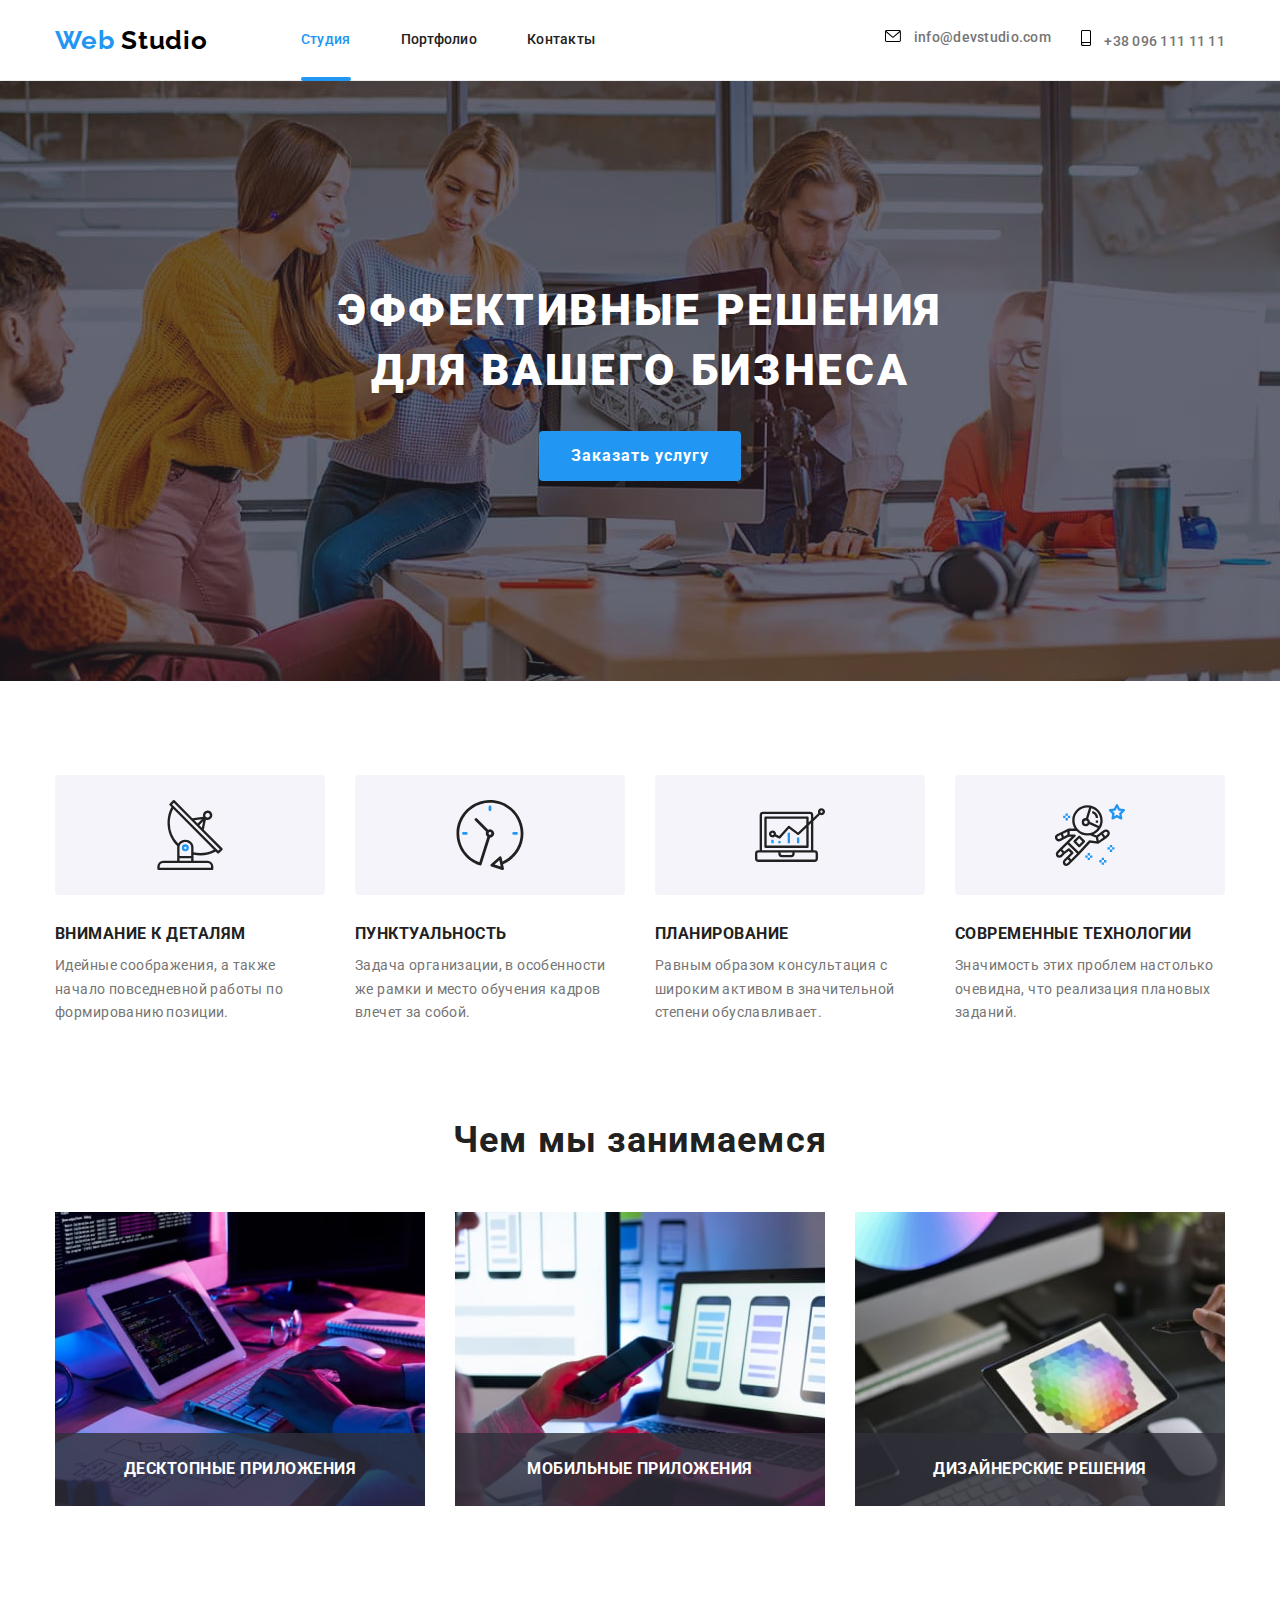
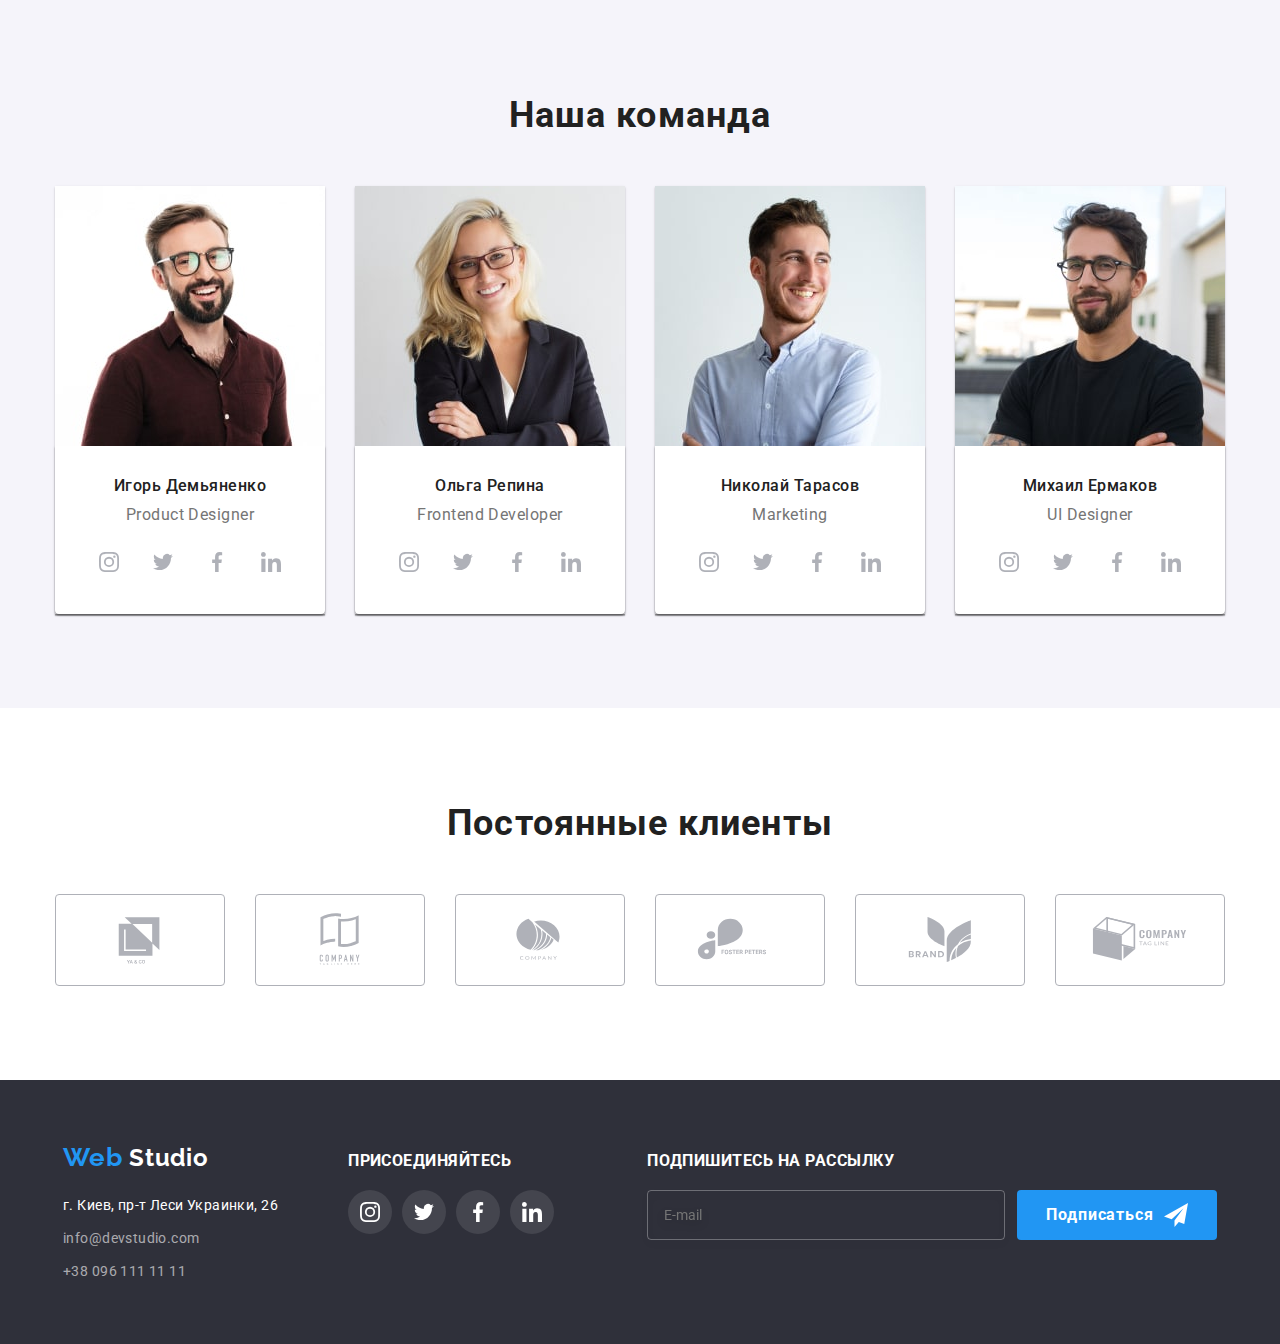
<file: index.html>
<!DOCTYPE html>
<html lang="ru">
<head>
    <meta charset="UTF-8">
    <meta http-equiv="X-UA-Compatible" content="IE=edge">
    <meta name="viewport" content="width=device-width, initial-scale=1.0">
    <title>Web Studio</title>
    <link href="https://fonts.googleapis.com/css2?family=Raleway:wght@700&family=Roboto:wght@400;500;700;900&display=swap" rel="stylesheet">
    <link rel="stylesheet" href="https://cdnjs.cloudflare.com/ajax/libs/modern-normalize/1.1.0/modern-normalize.min.css">
    <link rel="stylesheet" href="./css/main.min.css">
</head>
<body>
    <header class="header">
        <nav class="header-nav container">
            <a href="./index.html" class="logo">
                Web
                <span class="logo header__logo">Studio</span>
            </a>
            
            <ul class="site-nav list">
                <li class="site-nav__item">
                    <a href="./index.html" class="site-nav__link site-nav__link--current">Студия</a>
                </li>
                <li class="site-nav__item">
                    <a href="./portfolio.html" rel="noopener nofollow noreferrer" class="site-nav__link">Портфолио</a>
                </li>
                <li class="site-nav__item"><a href="" class="site-nav__link">Контакты</a></li>
            </ul>
            
            <ul class="contact header__contact list">
                <li class="contact__item header__contact__item">
                        <a href="mailto:info@devstudio.com" class="contact__link contact__link--email">
                        <svg class="contact__icon" width="16" height="12">
                            <use href="./images/icons.svg#envelope"></use>
                        </svg>
                        info@devstudio.com</a>
                </li>

                <li class="contact__item header__contact__item">
                    <a href="tel:+380961111111" class="contact__link contact__link--tel">
                        <svg class="contact__icon" width="10" height="16">
                            <use href="./images/icons.svg#smartphone"></use>
                        </svg>
                        +38 096 111 11 11</a>
                </li>
            </ul>
            
            <button 
            type="button" 
            class="menu-button js-open-menu"
            aria-expanded="false"
            aria-controls="mobile-menu"
            data-menu-button>
                <svg 
                width="40" 
                height="40"
                aria-label="Переключатель мобильного меню"
                >
                    <use class="icon-close" href="./images/icons.svg#menu"></use>
                </svg>
            </button>
        </nav>
    </header>
        
    <main>
        <section class="hero overlay">
            <div class="hero-thumb">
                <h1 class="hero-thumb__title">Эффективные решения для вашего бизнеса</h1>
            </div>
            <button data-modal-open type="button" class="button">Заказать услугу</button>
        </section>

        <section class="benefits section">
            <div class="container">
                <!--<h2 class="benefits-title">Преимущества</h2>-->
                <ul class="benefits-set list">
                    <li class="benefits-set__item">
                        <div class="benefits-card">
                            <svg class="benefits-card__icon" width="70" height="70">
                                <use href="./images/icons.svg#antenna"></use>
                            </svg>
                        </div>
                        <h3 class="benefits-card__title">Внимание к деталям</h3>
                        <p class="benefits-card__text text">Идейные соображения, а также начало повседневной работы по формированию позиции.</p>
                    </li>
                    <li class="benefits-set__item">
                        <div class="benefits-card">
                            <svg class="benefits-card__icon" width="70" height="70">
                                <use href="./images/icons.svg#clock"></use>
                            </svg>
                        </div>
                        <h3 class="benefits-card__title">Пунктуальность</h3>
                        <p class="benefits-card__text text">Задача организации, в особенности же рамки и место обучения кадров влечет за собой.</p>
                    </li>
                    <li class="benefits-set__item">
                        <div class="benefits-card">
                            <svg class="benefits-card__icon" width="70" height="70">
                                <use href="./images/icons.svg#diagram"></use>
                            </svg>
                        </div>
                        <h3 class="benefits-card__title">Планирование</h3>
                        <p class="benefits-card__text text">Равным образом консультация с широким активом в значительной степени обуславливает.</p>
                    </li>
                    <li class="benefits-set__item">
                        <div class="benefits-card">
                            <svg class="benefits-card__icon" width="70" height="70">
                                <use href="./images/icons.svg#astronaut"></use>
                            </svg>
                        </div>
                        <h3 class="benefits-card__title">Современные технологии</h3>
                        <p class="benefits-card__text text">Значимость этих проблем настолько очевидна, что реализация плановых заданий.</p>
                    </li>
                </ul>
            </div>
        </section>

        <section class="work section">
            <div class="container">
                <h2 class="work__title title">Чем мы занимаемся</h2>
                <ul class="work-set list">
                    <li class="work-set__item">
                        <picture>
                            <source
                            media="(min-width: 1200px)"
                            srcset="
                            ./images/work/box1-1x-min.jpg 1x, 
                            ./images/work/box1-2x-min.jpg 2x"
                            >
                            <img 
                            src="./images/web.jpg" 
                            alt="Разработка web-сайтов"
                            class="work-set__img"
                            width="370"
                            height="294"
                            >
                        </picture>
                        <h3 class="work-set__title">Десктопные приложения</h3>
                    </li>
                    <li class="work-set__item">
                        <picture>
                            <source
                            media="(min-width: 1200px)"
                            srcset="
                            ./images/work/box2-1x-min.jpg 1x, 
                            ./images/work/box2-2x-min.jpg 2x"
                            >
                            <img 
                            src="./images/mobile.jpg" 
                            alt="Разработка мобильных приложений"
                            class="work-set__img"
                            width="370"
                            height="294"
                            >
                        </picture>
                        <h3 class="work-set__title">Мобильные приложения</h3>
                    </li>
                    <li class="work-set__item">
                        <picture>
                            <source
                            media="(min-width: 1200px)"
                            srcset="
                            ./images/work/box3-1x-min.jpg 1x, 
                            ./images/work/box3-2x-min.jpg 2x"
                            >
                            <img 
                            src="./images/tablet.jpg" 
                            alt="Разработка приложений для планшетов"
                            class="work-set__img"
                            width="370"
                            height="294"
                            >
                        </picture>
                        <h3 class="work-set__title">Дизайнерские решения</h3>
                    </li>
                </ul>
            </div>
        </section>
        
        <section class="team section">
            <div class="container">
                <h2 class="team__title title">Наша команда</h2>
                <ul class="team-set list">
                    <li class="team-set__item">
                        <picture>
                            <source
                            media="(min-width: 1200px)"
                            srcset="
                            ./images/team/demyanenko-1x-min.jpg 1x, 
                            ./images/team/demyanenko-2x-min.jpg 2x"
                            >
                            <source
                            media="(min-width: 768px)"
                            srcset="
                            ./images/team/tab-demyanenko-1x-min.jpg 1x,
                            ./images/team/tab-demyanenko-2x-min.jpg 2x"
                            >
                            <source
                            media="(min-width: 480px)"
                            srcset="
                            ./images/team/mob-demyanenko-1x-min.jpg 1x,
                            ./images/team/mob-demyanenko-2x-min.jpg 2x"
                            >
                            <img 
                            src="./images/Demyanenko.jpg" 
                            alt="Фото Игорь Демьяненко"
                            class="team-set__img"
                            width="450"
                            height="460"
                            >
                        </picture>
                        <div class="team-card">
                            <h3 class="team-card__name">Игорь Демьяненко</h3>
                            <p class="team-card__profession text">Product Designer</p>
                            <ul class="network list">
                                <li class="network__item">
                                    <a href="" class="network__link">
                                        <svg class="network__icon" width="20" height="20">
                                            <use href="./images/icons.svg#instagram"></use>
                                        </svg>
                                    </a>
                                </li>
                                <li class="network__item">
                                    <a href="" class="network__link">
                                        <svg class="network__icon" width="20" height="20">
                                            <use href="./images/icons.svg#twitter"></use>
                                        </svg>
                                    </a>
                                </li>
                                <li class="network__item">
                                    <a href="" class="network__link">
                                        <svg class="network__icon" width="20" height="20">
                                            <use href="./images/icons.svg#facebook"></use>
                                        </svg>
                                    </a>
                                </li>
                                <li class="network__item">
                                    <a href="" class="network__link">
                                        <svg class="network__icon" width="20" height="20">
                                            <use href="./images/icons.svg#linkedin"></use>
                                        </svg>
                                    </a>
                                </li>
                            </ul>
                        </div>
                    </li>

                    <li class="team-set__item">
                        <picture>
                            <source
                            media="(min-width: 1200px)"
                            srcset="
                            ./images/team/repina-1x-min.jpg 1x, 
                            ./images/team/repina-2x-min.jpg 2x"
                            >
                            <source
                            media="(min-width: 768px)"
                            srcset="
                            ./images/team/tab-repina-1x-min.jpg 1x,
                            ./images/team/tab-repina-2x-min.jpg 2x"
                            >
                            <source
                            media="(min-width: 480px)"
                            srcset="
                            ./images/team/mob-repina-1x-min.jpg 1x,
                            ./images/team/mob-repina-2x-min.jpg 2x"
                            >
                            <img 
                            src="./images/Repina.jpg" 
                            alt="Фото Ольга Репина"
                            class="team-set__img"
                            width="450"
                            height="460"
                            >
                        </picture>

                        <div class="team-card">
                            <h3 class="team-card__name">Ольга Репина</h3>
                            <p class="team-card__profession text">Frontend Developer</p>
                            <ul class="network list">
                                <li class="network__item">
                                    <a href="" class="network__link">
                                        <svg class="network__icon" width="20" height="20">
                                            <use href="./images/icons.svg#instagram"></use>
                                        </svg>
                                    </a>
                                </li>
                                <li class="network__item">
                                    <a href="" class="network__link">
                                        <svg class="network__icon" width="20" height="20">
                                            <use href="./images/icons.svg#twitter"></use>
                                        </svg>
                                    </a>
                                </li>
                                <li class="network__item">
                                    <a href="" class="network__link">
                                        <svg class="network__icon" width="20" height="20">
                                            <use href="./images/icons.svg#facebook"></use>
                                        </svg>
                                    </a>
                                </li>
                                <li class="network__item">
                                    <a href="" class="network__link">
                                        <svg class="network__icon" width="20" height="20">
                                            <use href="./images/icons.svg#linkedin"></use>
                                        </svg>
                                    </a>
                                </li>
                            </ul>
                        </div>
                    </li>

                    <li class="team-set__item">
                        <picture>
                            <source
                            media="(min-width: 1200px)"
                            srcset="
                            ./images/team/tarasov-1x-min.jpg 1x, 
                            ./images/team/tarasov-2x-min.jpg 2x"
                            >
                            <source
                            media="(min-width: 768px)"
                            srcset="
                            ./images/team/tab-tarasov-1x-min.jpg 1x,
                            ./images/team/tab-tarasov-2x-min.jpg 2x"
                            >
                            <source
                            media="(min-width: 480px)"
                            srcset="
                            ./images/team/mob-tarasov-1x-min.jpg 1x,
                            ./images/team/mob-tarasov-2x-min.jpg 2x"
                            >
                            <img 
                            src="./images/Tarasov.jpg" 
                            alt="Фото Николай Тарасов"
                            class="team-set__img"
                            width="450"
                            height="460"
                            >
                        </picture>

                        <div class="team-card">
                            <h3 class="team-card__name">Николай Тарасов</h3>
                            <p class="team-card__profession text">Marketing</p>
                            <ul class="network list">
                                <li class="network__item">
                                    <a href="" class="network__link">
                                        <svg class="network__icon" width="20" height="20">
                                            <use href="./images/icons.svg#instagram"></use>
                                        </svg>
                                    </a>
                                </li>
                                <li class="network__item">
                                    <a href="" class="network__link">
                                        <svg class="network__icon" width="20" height="20">
                                            <use href="./images/icons.svg#twitter"></use>
                                        </svg>
                                    </a>
                                </li>
                                <li class="network__item">
                                    <a href="" class="network__link">
                                        <svg class="network__icon" width="20" height="20">
                                            <use href="./images/icons.svg#facebook"></use>
                                        </svg>
                                    </a>
                                </li>
                                <li class="network__item">
                                    <a href="" class="network__link">
                                        <svg class="network__icon" width="20" height="20">
                                            <use href="./images/icons.svg#linkedin"></use>
                                        </svg>
                                    </a>
                                </li>
                            </ul>
                        </div>
                    </li>

                    <li class="team-set__item">
                        <picture>
                            <source
                            media="(min-width: 1200px)"
                            srcset="
                            ./images/team/ermakov-1x-min.jpg 1x, 
                            ./images/team/ermakov-2x-min.jpg 2x"
                            >
                            <source
                            media="(min-width: 768px)"
                            srcset="
                            ./images/team/tab-ermakov-1x-min.jpg 1x,
                            ./images/team/tab-ermakov-2x-min.jpg 2x"
                            >
                            <source
                            media="(min-width: 480px)"
                            srcset="
                            ./images/team/mob-ermakov-1x-min.jpg 1x,
                            ./images/team/mob-ermakov-2x-min.jpg 2x"
                            >
                            <img 
                            src="./images/Ermakov.jpg" 
                            alt="Фото Михаил Ермаков"
                            class="team-set__img"
                            width="450"
                            height="460"
                            >
                        </picture>

                        <div class="team-card">
                            <h3 class="team-card__name">Михаил Ермаков</h3>
                            <p class="team-card__profession text">UI Designer</p>
                            <ul class="network list">
                                <li class="network__item">
                                    <a href="" class="network__link">
                                        <svg class="network__icon" width="20" height="20">
                                            <use href="./images/icons.svg#instagram"></use>
                                        </svg>
                                    </a>
                                </li>
                                <li class="network__item">
                                    <a href="" class="network__link">
                                        <svg class="network__icon" width="20" height="20">
                                            <use href="./images/icons.svg#twitter"></use>
                                        </svg>
                                    </a>
                                </li>
                                <li class="network__item">
                                    <a href="" class="network__link">
                                        <svg class="network__icon" width="20" height="20">
                                            <use href="./images/icons.svg#facebook"></use>
                                        </svg>
                                    </a>
                                </li>
                                <li class="network__item">
                                    <a href="" class="network__link">
                                        <svg class="network__icon" width="20" height="20">
                                            <use href="./images/icons.svg#linkedin"></use>
                                        </svg>
                                    </a>
                                </li>
                            </ul>
                        </div>  
                    </li>
                </ul>
            </div>
        </section>

        <section class="clients section">
            <div class="container">
                <h2 class="clients__title title">Постоянные клиенты</h2>
                <ul class="clients-set list">
                    <li class="clients-set__item">
                        <a href="" class="clients-set__link">
                            <svg class="clients-set__icon" width="106" height="60">
                                <use href="./images/icons.svg#client-1"></use>
                            </svg>
                        </a>
                    </li>
                    <li class="clients-set__item">
                        <a href="" class="clients-set__link">
                            <svg class="clients-set__icon" width="106" height="60">
                                <use href="./images/icons.svg#client-2"></use>
                            </svg>
                        </a>
                    </li>
                    <li class="clients-set__item">
                        <a href="" class="clients-set__link">
                            <svg class="clients-set__icon" width="106" height="60">
                                <use href="./images/icons.svg#client-3"></use>
                            </svg>
                        </a>
                    </li>
                    <li class="clients-set__item">
                        <a href="" class="clients-set__link">
                            <svg class="clients-set__icon" width="106" height="60">
                                <use href="./images/icons.svg#client-4"></use>
                            </svg>
                        </a>
                    </li>
                    <li class="clients-set__item">
                        <a href="" class="clients-set__link">
                            <svg class="clients-set__icon" width="106" height="60">
                                <use href="./images/icons.svg#client-5"></use>
                            </svg>
                        </a>
                    </li>
                    <li class="clients-set__item">
                        <a href="" class="clients-set__link">
                            <svg class="clients-set__icon" width="106" height="60">
                                <use href="./images/icons.svg#client-6"></use>
                            </svg>
                        </a>
                    </li>
                </ul>
            </div>
        </section>
    </main>

    <footer class="footer">
        <div class="container footer-container">
            <div class="footer__blocks">
                <div class="footer-address">
                    <div class="logo-set">
                        <a href="./index.html" class="logo">
                            Web
                        <span class="logo footer__logo">Studio</span>
                        </a>    
                    </div>
                        <address>
                        <ul class="contact footer__contact list">
                            <li class="contact__item footer__contact__item--address"><a href="https://goo.gl/maps/NkVbsyTqLQzLsiCr8" target="_blank" rel="noopener noreferrer nofollow" class="contact__link footer__contact__link--white">г. Киев, пр-т Леси Украинки, 26</a></li>
                            <li class="contact__item footer__contact__item"><a href="mailto:info@devstudio.com" class="contact__link footer__contact__link">info@devstudio.com</a></li>
                            <li class="contact__item footer__contact__item--tel"><a href="tel:+380961111111" class="contact__link footer__contact__link footer__contact__link--tel">+38 096 111 11 11</a></li>
                        </ul>
                        </address>
                </div>
        
                <div class="social">
                    <h3  class="social__title">присоединяйтесь</h3>
                    <ul class="network list">
                        <li class="network__item">
                            <a href="" class="network__link network__link--dark">
                                <svg class="network__icon" width="20" height="20">
                                    <use href="./images/icons.svg#instagram"></use>
                                </svg>
                            </a>
                        </li>
                        <li class="network__item">
                            <a href="" class="network__link network__link--dark">
                                <svg class="network__icon" width="20" height="20">
                                    <use href="./images/icons.svg#twitter"></use>
                                </svg>
                            </a>
                        </li>
                        <li class="network__item">
                            <a href="" class="network__link network__link--dark">
                                <svg class="network__icon" width="20" height="20">
                                    <use href="./images/icons.svg#facebook"></use>
                                </svg>
                            </a>
                        </li>
                        <li class="network__item">
                            <a href="" class="network__link network__link--dark">
                                <svg class="network__icon" width="20" height="20">
                                    <use href="./images/icons.svg#linkedin"></use>
                                </svg>
                            </a>
                        </li>
                    </ul>
                </div>

                <div class="subscribe">
                    <h3  class="subscribe__title">Подпишитесь на рассылку</h3>
                        <form class="subscription">
                            <div class="subscription_thumb">
                                <label class="subscription__label">
                                </label>
                                <input type="email" name="email" class="subscription__input" placeholder="E-mail">
                                <button type="submit" class="button subscription__button">
                                    Подписаться
                                <svg class="subscription__icon" width="24" height="24">
                                    <use href="./images/icons.svg#icon-send"></use>
                                </svg>
                                </button>
                            </div>
                        </form>
                </div>
            </div>
        </div>
    </footer>

    <div class="mobile-menu-set js-menu-container" id="mobile-menu">
            <div class="container">

            <button 
            type="button" 
            class="menu-button js-close-menu"
            aria-expanded="false"
            aria-controls="mobile-menu"
            data-menu-button>
                <svg 
                width="40" 
                height="40"
                aria-label="Переключатель мобильного меню"
                >
                    <use class="icon-close" href="./images/icons.svg#close"></use>
                </svg>
            </button>

            <div class="mob-menu-top">
                
                <ul class="mobile-menu list">
                    <li class="mobile-menu__item">
                        <a href="./index.html" class="mobile-menu__link mobile-menu__link--current">Студия</a>
                    </li>
                    <li class="mobile-menu__item">
                        <a href="./portfolio.html" rel="noopener nofollow noreferrer" class="mobile-menu__link">Портфолио</a>
                    </li>
                    <li class="mobile-menu__item"><a href="" class="mobile-menu__link">Контакты</a></li>
                </ul>

            </div>
            
            <div class="mob-menu-bottom">
                <ul class="contact mobile__contact list">
                    <li class="contact__item mobile__contact__item">
                        <a href="tel:+380961111111" class="contact__link mobile__contact__link--tel">
                        +38 096 111 11 11</a>
                    </li>
                
                    <li class="contact__item mobile__contact__item">
                        <a href="mailto:info@devstudio.com" class="contact__link mobile__contact__link--email">
                        info@devstudio.com</a>
                    </li>
                </ul>

                <ul class="mobile-network list">
                    <li class="mobile-network__item">
                        <a class="mobile-network__link" href="./index.html">Instagram</a>
                    </li>
                    <li class="mobile-network__item">
                        <a class="mobile-network__link" href="./index.html">Twitter</a>
                    </li>
                    <li class="mobile-network__item">
                        <a class="mobile-network__link" href="./index.html">Facebook</a>
                    </li>
                    <li class="mobile-network__item">
                        <a class="mobile-network__link" href="./index.html">LinkedIn</a>
                    </li>
                </ul>
            </div>
            </div>
        </div>

    <div class="backdrop is-hidden" data-modal>
        <div class="modal">
            <button data-modal-close class="close-btn">
                <svg class="close__icon" width="18" height="18">
                    <use href="./images/icons.svg#close"></use>
                </svg>
            </button>
            
            <p class="connection">Оставьте свои данные, мы вам перезвоним</p>
            <form class="form js-speaker-form">
                <label class="form__field">
                    <span class="form__label">Имя</span>
                    <input class="form__input" type="text" name="name">
                    <svg class="form__icon" width="18" height="18">
                    <use href="./images/icons.svg#person-black"></use>
                    </svg>
                </label>

                <label class="form__field">
                    <span class="form__label">Телефон</span>
                    <input class="form__input" type="tel" name="tel">
                    <svg class="form__icon" width="18" height="18">
                    <use href="./images/icons.svg#phone-black"></use>
                    </svg>
                </label>

                <label class="form__field">
                    <span class="form__label">Почта</span>
                    <input class="form__input" type="email" name="email">
                    <svg class="form__icon" width="18" height="18">
                    <use href="./images/icons.svg#email-black"></use>
                    </svg>
                </label>

                <label class="form__field field">
                    <span  class="form__label">Комментарий</span>
                    <textarea class="form__textarea" name="comment" rows="10" placeholder="Введите текст"></textarea>
                </label>

                <div class="agreement">
                    <input 
                    class="checkbox" 
                    type="checkbox" 
                    name="checkbox"
                    id="checkbox" 
                    value="Соглашаюсь с рассылкой и принимаю"
                    />
                    <label for="checkbox" class="checkbox__text">
                        <span>
                            <svg class="checkbox__icon" width="16" height="15">
                                <use href="./images/icons.svg#icon-check"></use>
                            </svg>
                        </span>
                        Соглашаюсь с рассылкой и принимаю
                        <a href="./index.html" class="checkbox__link">Условия договора</a>
                    </label>
                </div>

                <div class="send">
                    <button type="submit" class="button">
                        Отправить
                    </button>
                </div>
            </form>
        </div>
    </div>

    <script src="./js/modal.js"></script>
    <script src="./js/mobile-menu.js"></script>
</body>
</html>
</file>
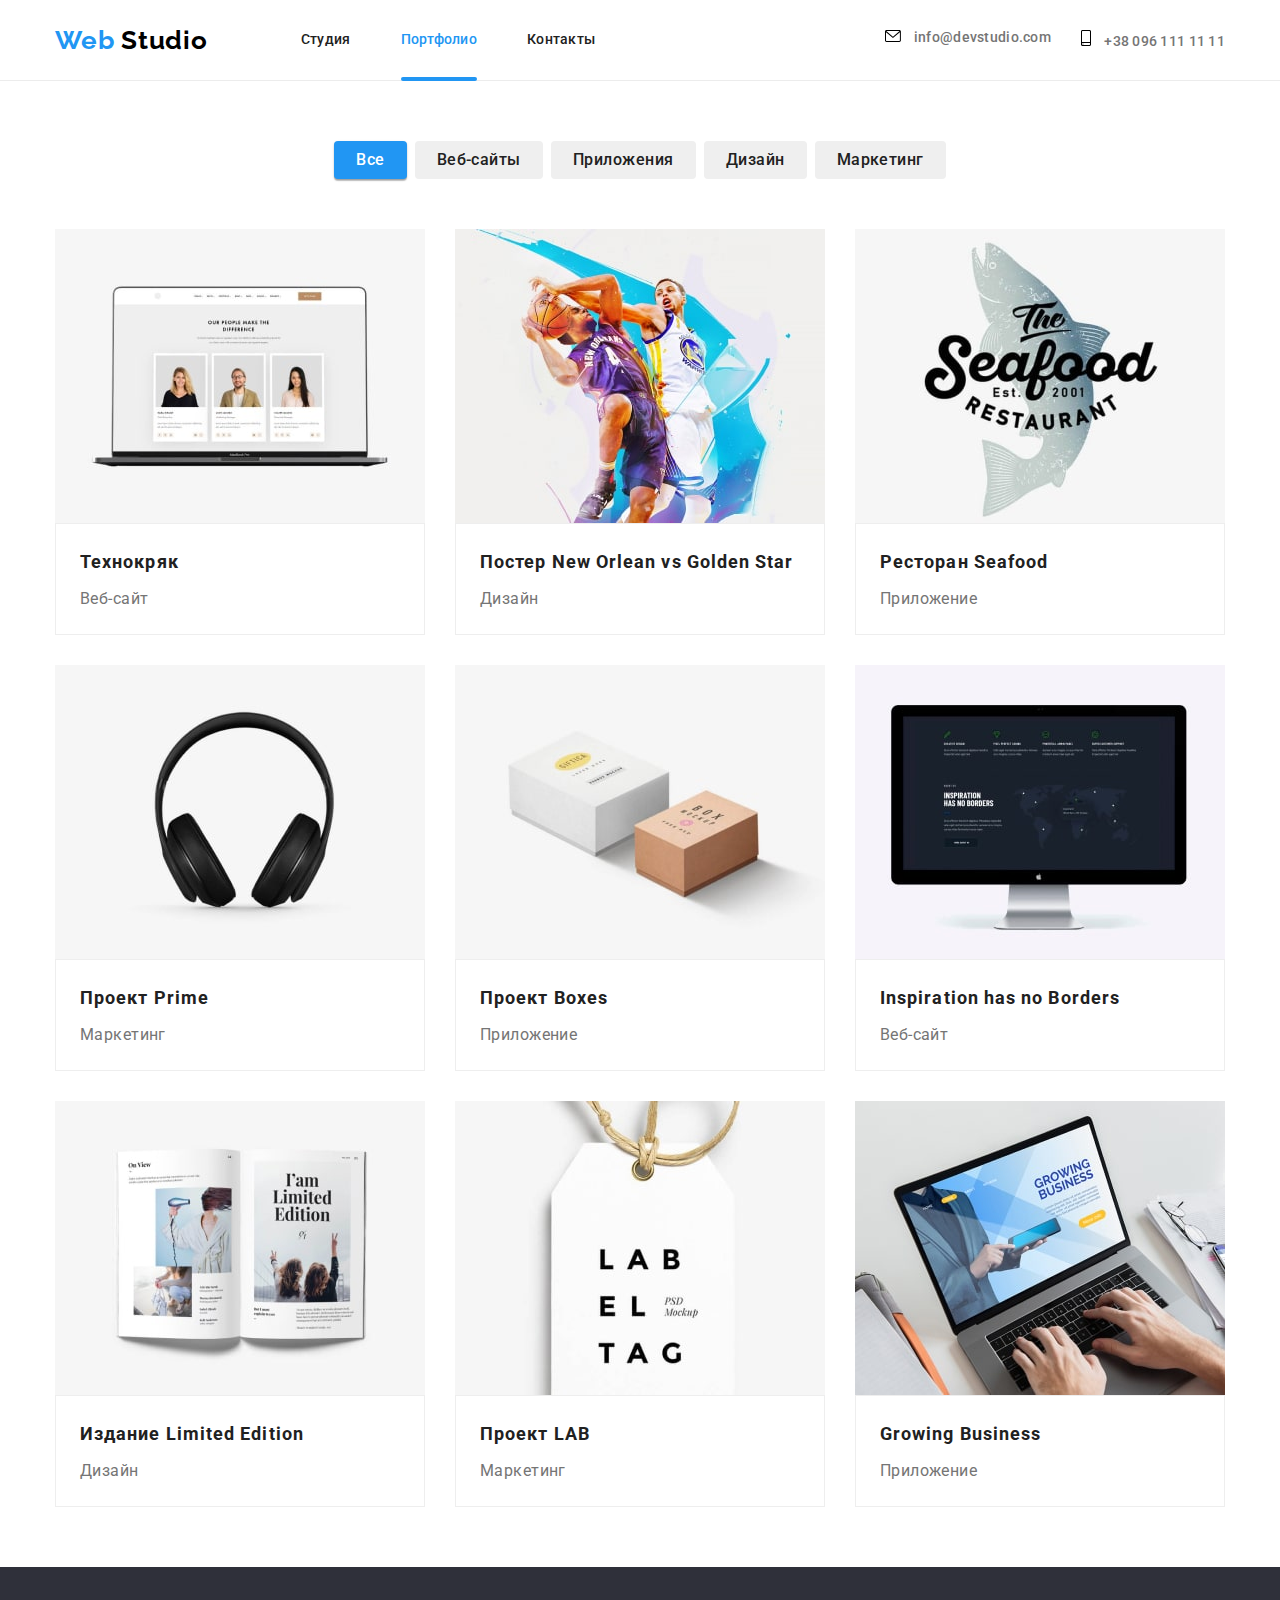
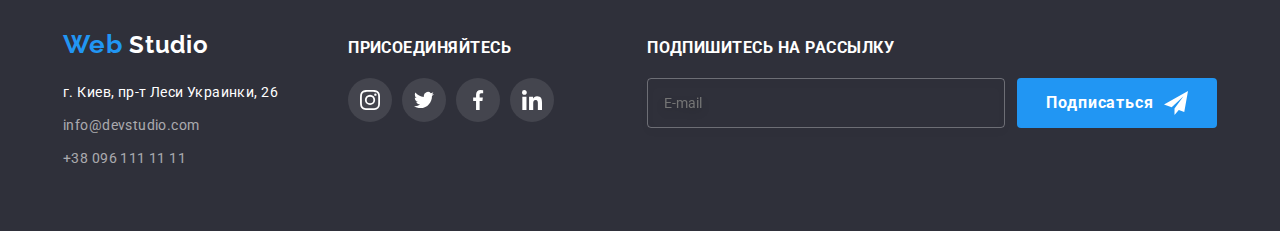
<file: portfolio.html>
<!DOCTYPE html>
<html lang="ru">
<head>
    <meta charset="UTF-8">
    <meta http-equiv="X-UA-Compatible" content="IE=edge">
    <meta name="viewport" content="width=device-width, initial-scale=1.0">
    <title>Web Studio</title>
    <link href="https://fonts.googleapis.com/css2?family=Raleway:wght@700&family=Roboto:wght@400;500;700;900&display=swap" rel="stylesheet">
    <link rel="stylesheet" href="https://cdnjs.cloudflare.com/ajax/libs/modern-normalize/1.1.0/modern-normalize.min.css">
    <link rel="stylesheet" href="./css/main.min.css">
</head>
<body>
    <header class="header">
        <nav class="header-nav container">
            <a href="./index.html" class="logo">
                Web
                <span class="logo header__logo">Studio</span>
            </a>
            
            <ul class="site-nav list">
                <li class="site-nav__item">
                    <a href="./index.html" class="site-nav__link">Студия</a>
                </li>
                <li class="site-nav__item">
                    <a href="./portfolio.html" rel="noopener nofollow noreferrer" class="site-nav__link site-nav__link--current">Портфолио</a>
                </li>
                <li class="site-nav__item"><a href="" class="site-nav__link">Контакты</a></li>
            </ul>
            
            <ul class="contact header__contact list">
                <li class="contact__item header__contact__item">
                        <a href="mailto:info@devstudio.com" class="contact__link contact__link--email">
                        <svg class="contact__icon" width="16" height="12">
                            <use href="./images/icons.svg#envelope"></use>
                        </svg>
                        info@devstudio.com</a>
                </li>

                <li class="contact__item header__contact__item">
                    <a href="tel:+380961111111" class="contact__link contact__link--tel">
                        <svg class="contact__icon" width="10" height="16">
                            <use href="./images/icons.svg#smartphone"></use>
                        </svg>
                        +38 096 111 11 11</a>
                </li>
            </ul>
            
            <button 
            type="button" 
            class="menu-button js-open-menu"
            aria-expanded="false"
            aria-controls="mobile-menu"
            data-menu-button>
                <svg 
                width="40" 
                height="40"
                aria-label="Переключатель мобильного меню"
                >
                    <use class="icon-close" href="./images/icons.svg#menu"></use>
                </svg>
            </button>
        </nav>
    </header>
    
    <main>
        <section class="gallery section">
            <div class="container">
                <!--<h1>Галерея</h1>-->
                <ul class="filter list">
                    <li class="filter__item"><button type="button" class="filter__button filter__button--current">Все</button></li>
                    <li class="filter__item"><button type="button" class="filter__button">Веб-сайты</button></li>
                    <li class="filter__item"><button type="button" class="filter__button">Приложения</button></li>
                    <li class="filter__item"><button type="button" class="filter__button">Дизайн</button></li>
                    <li class="filter__item"><button type="button" class="filter__button">Маркетинг</button></li>
                </ul>

                <ul class="portfolio list">
                    <li class="portfolio__item">
                        <a class="portfolio__link" href="">
                            <div class="portfolio__image">
                        <picture>
                            <source
                            media="(min-width: 1200px)"
                            srcset="
                            ./images/portfolio/img1-1x-min.jpg 1x, 
                            ./images/portfolio/img1-2x-min.jpg 2x"
                            >
                            <source
                            media="(min-width: 768px)"
                            srcset="
                            ./images/portfolio/tab-img1-1x-min.jpg 1x,
                            ./images/portfolio/tab-img1-2x-min.jpg 2x"
                            >
                            <source
                            media="(min-width: 480px)"
                            srcset="
                            ./images/portfolio/mob-img1-1x-min.jpg 1x,
                            ./images/portfolio/mob-img1-2x-min.jpg 2x"
                            >
                            <img 
                            src="./images/img.jpg" 
                            alt="Экран ноутбука"
                            class="portfolio__pic"
                            width="450"
                            height="294"
                            >
                        </picture>
                                
                                <div class="portfolio-overlay">
                                    <p class="portfolio-overlay__text">Ресурс предлагает комплексные предложения с разным уровнем функционала и сервисов. Все это позволит посетителю получить исчерпывающие сведения о компании или частном лице.</p>
                                </div>
                            </div> 

                            <div class="portfolio-content">
                                <h2 class="portfolio-content__title">Технокряк</h2>
                                <p class="portfolio-content__text text">Веб-сайт</p>
                            </div> 
                        </a>  
                    </li>

                    <li class="portfolio__item">
                        <a class="portfolio__link" href="">
                            <div class="portfolio__image">
                            <picture>
                            <source
                            media="(min-width: 1200px)"
                            srcset="
                            ./images/portfolio/img2-1x-min.jpg 1x, 
                            ./images/portfolio/img2-2x-min.jpg 2x"
                            >
                            <source
                            media="(min-width: 768px)"
                            srcset="
                            ./images/portfolio/tab-img2-1x-min.jpg 1x,
                            ./images/portfolio/tab-img2-2x-min.jpg 2x"
                            >
                            <source
                            media="(min-width: 480px)"
                            srcset="
                            ./images/portfolio/mob-img2-1x-min.jpg 1x,
                            ./images/portfolio/mob-img2-2x-min.jpg 2x"
                            >
                            <img 
                            src="./images/img1.jpg" 
                            alt="Баскетболисты"
                            class="portfolio__pic"
                            width="450"
                            height="294"
                            >
                        </picture>
                                <div class="portfolio-overlay">
                                    <p class="portfolio-overlay__text">Ресурс предлагает комплексные предложения с разным уровнем функционала и сервисов. Все это позволит посетителю получить исчерпывающие сведения о компании или частном лице.</p>
                                </div>
                            </div>
                            
                            <div class="portfolio-content">
                                <h2 class="portfolio-content__title">Постер New Orlean vs Golden Star</h2>
                                <p class="portfolio-content__text text">Дизайн</p>
                            </div>   
                        </a>
                    </li>

                    <li class="portfolio__item">
                        <a class="portfolio__link" href="">
                            <div class="portfolio__image">
                            <picture>
                            <source
                            media="(min-width: 1200px)"
                            srcset="
                            ./images/portfolio/img3-1x-min.jpg 1x, 
                            ./images/portfolio/img3-2x-min.jpg 2x"
                            >
                            <source
                            media="(min-width: 768px)"
                            srcset="
                            ./images/portfolio/tab-img3-1x-min.jpg 1x,
                            ./images/portfolio/tab-img3-2x-min.jpg 2x"
                            >
                            <source
                            media="(min-width: 480px)"
                            srcset="
                            ./images/portfolio/mob-img3-1x-min.jpg 1x,
                            ./images/portfolio/mob-img3-2x-min.jpg 2x"
                            >
                            <img 
                            src="./images/img2.jpg" 
                            alt="Эмблема ресторана"
                            class="portfolio__pic"
                            width="450"
                            height="294"
                            >
                            </picture>
                                <div class="portfolio-overlay">
                                    <p class="portfolio-overlay__text">Ресурс предлагает комплексные предложения с разным уровнем функционала и сервисов. Все это позволит посетителю получить исчерпывающие сведения о компании или частном лице.</p>
                                </div>
                            </div>
                            
                            <div class="portfolio-content">
                                <h2 class="portfolio-content__title">Ресторан Seafood</h2>
                                <p class="portfolio-content__text text">Приложение</p>
                            </div> 
                        </a>
                    </li>

                    <li class="portfolio__item">
                        <a class="portfolio__link" href="">
                            <div class="portfolio__image">
                            <picture>
                            <source
                            media="(min-width: 1200px)"
                            srcset="
                            ./images/portfolio/img4-1x-min.jpg 1x, 
                            ./images/portfolio/img4-2x-min.jpg 2x"
                            >
                            <source
                            media="(min-width: 768px)"
                            srcset="
                            ./images/portfolio/tab-img4-1x-min.jpg 1x,
                            ./images/portfolio/tab-img4-2x-min.jpg 2x"
                            >
                            <source
                            media="(min-width: 480px)"
                            srcset="
                            ./images/portfolio/mob-img4-1x-min.jpg 1x,
                            ./images/portfolio/mob-img4-2x-min.jpg 2x"
                            >
                            <img 
                            src="./images/img3.jpg" 
                            alt="Наушники"
                            class="portfolio__pic"
                            width="450"
                            height="294"
                            >
                            </picture>
                                <div class="portfolio-overlay">
                                    <p class="portfolio-overlay__text">Ресурс предлагает комплексные предложения с разным уровнем функционала и сервисов. Все это позволит посетителю получить исчерпывающие сведения о компании или частном лице.</p>
                                </div>
                            </div>
                            
                            <div class="portfolio-content">
                                <h2 class="portfolio-content__title">Проект Prime</h2>
                                <p class="portfolio-content__text text">Маркетинг</p>
                            </div>    
                        </a>
                    </li>

                    <li class="portfolio__item">
                        <a class="portfolio__link" href="">
                            <div class="portfolio__image">
                            <picture>
                            <source
                            media="(min-width: 1200px)"
                            srcset="
                            ./images/portfolio/img5-1x-min.jpg 1x, 
                            ./images/portfolio/img5-2x-min.jpg 2x"
                            >
                            <source
                            media="(min-width: 768px)"
                            srcset="
                            ./images/portfolio/tab-img5-1x-min.jpg 1x,
                            ./images/portfolio/tab-img5-2x-min.jpg 2x"
                            >
                            <source
                            media="(min-width: 480px)"
                            srcset="
                            ./images/portfolio/mob-img5-1x-min.jpg 1x,
                            ./images/portfolio/mob-img5-2x-min.jpg 2x"
                            >
                            <img 
                            src="./images/img4.jpg" 
                            alt="Наушники"
                            class="portfolio__pic"
                            width="450"
                            height="294"
                            >
                            </picture>
                                <div class="portfolio-overlay">
                                    <p class="portfolio-overlay__text">Ресурс предлагает комплексные предложения с разным уровнем функционала и сервисов. Все это позволит посетителю получить исчерпывающие сведения о компании или частном лице.</p>
                                </div>
                            </div>
                            
                            <div class="portfolio-content">
                                <h2 class="portfolio-content__title">Проект Boxes</h2>
                                <p class="portfolio-content__text text">Приложение</p>
                            </div>
                        </a>
                    </li>

                    <li class="portfolio__item">
                        <a class="portfolio__link" href="">
                            <div class="portfolio__image">
                            <picture>
                            <source
                            media="(min-width: 1200px)"
                            srcset="
                            ./images/portfolio/img6-1x-min.jpg 1x, 
                            ./images/portfolio/img6-2x-min.jpg 2x"
                            >
                            <source
                            media="(min-width: 768px)"
                            srcset="
                            ./images/portfolio/tab-img6-1x-min.jpg 1x,
                            ./images/portfolio/tab-img6-2x-min.jpg 2x"
                            >
                            <source
                            media="(min-width: 480px)"
                            srcset="
                            ./images/portfolio/mob-img6-1x-min.jpg 1x,
                            ./images/portfolio/mob-img6-2x-min.jpg 2x"
                            >
                            <img 
                            src="./images/img5.jpg" 
                            alt="Монитор"
                            class="portfolio__pic"
                            width="450"
                            height="294"
                            >
                            </picture>
                                <div class="portfolio-overlay">
                                    <p class="portfolio-overlay__text">Ресурс предлагает комплексные предложения с разным уровнем функционала и сервисов. Все это позволит посетителю получить исчерпывающие сведения о компании или частном лице.</p>
                                </div>
                            </div>
                            
                            <div class="portfolio-content">
                                <h2 class="portfolio-content__title">Inspiration has no Borders</h2>
                                <p class="portfolio-content__text text">Веб-сайт</p>
                            </div>
                        </a>
                    </li>

                    <li class="portfolio__item">
                        <a class="portfolio__link" href="">
                            <div class="portfolio__image">
                            <picture>
                            <source
                            media="(min-width: 1200px)"
                            srcset="
                            ./images/portfolio/img7-1x-min.jpg 1x, 
                            ./images/portfolio/img7-2x-min.jpg 2x"
                            >
                            <source
                            media="(min-width: 768px)"
                            srcset="
                            ./images/portfolio/tab-img7-1x-min.jpg 1x,
                            ./images/portfolio/tab-img7-2x-min.jpg 2x"
                            >
                            <source
                            media="(min-width: 480px)"
                            srcset="
                            ./images/portfolio/mob-img7-1x-min.jpg 1x,
                            ./images/portfolio/mob-img7-2x-min.jpg 2x"
                            >
                            <img 
                            src="./images/img6.jpg" 
                            alt="Журнал"
                            class="portfolio__pic"
                            width="450"
                            height="294"
                            >
                            </picture>
                                <div class="portfolio-overlay">
                                    <p class="portfolio-overlay__text">Ресурс предлагает комплексные предложения с разным уровнем функционала и сервисов. Все это позволит посетителю получить исчерпывающие сведения о компании или частном лице.</p>
                                </div>
                            </div>
                            
                            <div class="portfolio-content">
                                <h2 class="portfolio-content__title">Издание Limited Edition</h2>
                                <p class="portfolio-content__text text">Дизайн</p>
                            </div>
                        </a>
                    </li>

                    <li class="portfolio__item">
                        <a class="portfolio__link" href="">
                            <div class="portfolio__image">
                            <picture>
                            <source
                            media="(min-width: 1200px)"
                            srcset="
                            ./images/portfolio/img8-1x-min.jpg 1x, 
                            ./images/portfolio/img8-2x-min.jpg 2x"
                            >
                            <source
                            media="(min-width: 768px)"
                            srcset="
                            ./images/portfolio/tab-img8-1x-min.jpg 1x,
                            ./images/portfolio/tab-img8-2x-min.jpg 2x"
                            >
                            <source
                            media="(min-width: 480px)"
                            srcset="
                            ./images/portfolio/mob-img8-1x-min.jpg 1x,
                            ./images/portfolio/mob-img8-2x-min.jpg 2x"
                            >
                            <img 
                            src="./images/img7.jpg" 
                            alt="Бирка"
                            class="portfolio__pic"
                            width="450"
                            height="294"
                            >
                            </picture>
                                <div class="portfolio-overlay">
                                    <p class="portfolio-overlay__text">Ресурс предлагает комплексные предложения с разным уровнем функционала и сервисов. Все это позволит посетителю получить исчерпывающие сведения о компании или частном лице.</p>
                                </div>
                            </div>
                            
                            <div class="portfolio-content">
                                <h2 class="portfolio-content__title">Проект LAB</h2>
                                <p class="portfolio-content__text text">Маркетинг</p>
                            </div>
                        </a>
                    </li>

                    <li class="portfolio__item">
                        <a class="portfolio__link" href="">
                            <div class="portfolio__image">
                            <picture>
                            <source
                            media="(min-width: 1200px)"
                            srcset="
                            ./images/portfolio/img9-1x-min.jpg 1x, 
                            ./images/portfolio/img9-2x-min.jpg 2x"
                            >
                            <source
                            media="(min-width: 768px)"
                            srcset="
                            ./images/portfolio/tab-img9-1x-min.jpg 1x,
                            ./images/portfolio/tab-img9-2x-min.jpg 2x"
                            >
                            <source
                            media="(min-width: 480px)"
                            srcset="
                            ./images/portfolio/mob-img9-1x-min.jpg 1x,
                            ./images/portfolio/mob-img9-2x-min.jpg 2x"
                            >
                            <img 
                            src="./images/img8.jpg" 
                            alt="Человек печатает на ноутбуке"
                            class="portfolio__pic"
                            width="450"
                            height="294"
                            >
                            </picture>
                                <div class="portfolio-overlay">
                                    <p class="portfolio-overlay__text">Ресурс предлагает комплексные предложения с разным уровнем функционала и сервисов. Все это позволит посетителю получить исчерпывающие сведения о компании или частном лице.</p>
                                </div>
                            </div>
                            
                            <div class="portfolio-content">
                                <h2 class="portfolio-content__title">Growing Business</h2>
                                <p class="portfolio-content__text text">Приложение</p>
                            </div>
                            
                        </a>
                    </li>
                </ul>
            </div>
        </section>      
    </main>

    <footer class="footer">
        <div class="container footer-container">
            <div class="footer__blocks">
                <div class="footer-address">
                    <div class="logo-set">
                        <a href="./index.html" class="logo">
                            Web
                        <span class="logo footer__logo">Studio</span>
                        </a>    
                    </div>
                        <address>
                        <ul class="contact footer__contact list">
                            <li class="contact__item footer__contact__item--address"><a href="https://goo.gl/maps/NkVbsyTqLQzLsiCr8" target="_blank" rel="noopener noreferrer nofollow" class="contact__link footer__contact__link--white">г. Киев, пр-т Леси Украинки, 26</a></li>
                            <li class="contact__item footer__contact__item"><a href="mailto:info@devstudio.com" class="contact__link footer__contact__link">info@devstudio.com</a></li>
                            <li class="contact__item footer__contact__item--tel"><a href="tel:+380961111111" class="contact__link footer__contact__link footer__contact__link--tel">+38 096 111 11 11</a></li>
                        </ul>
                        </address>
                </div>
        
                <div class="social">
                    <h3  class="social__title">присоединяйтесь</h3>
                    <ul class="network list">
                        <li class="network__item">
                            <a href="" class="network__link network__link--dark">
                                <svg class="network__icon" width="20" height="20">
                                    <use href="./images/icons.svg#instagram"></use>
                                </svg>
                            </a>
                        </li>
                        <li class="network__item">
                            <a href="" class="network__link network__link--dark">
                                <svg class="network__icon" width="20" height="20">
                                    <use href="./images/icons.svg#twitter"></use>
                                </svg>
                            </a>
                        </li>
                        <li class="network__item">
                            <a href="" class="network__link network__link--dark">
                                <svg class="network__icon" width="20" height="20">
                                    <use href="./images/icons.svg#facebook"></use>
                                </svg>
                            </a>
                        </li>
                        <li class="network__item">
                            <a href="" class="network__link network__link--dark">
                                <svg class="network__icon" width="20" height="20">
                                    <use href="./images/icons.svg#linkedin"></use>
                                </svg>
                            </a>
                        </li>
                    </ul>
                </div>

                <div class="subscribe">
                    <h3  class="subscribe__title">Подпишитесь на рассылку</h3>
                        <form class="subscription">
                            <div class="subscription_thumb">
                                <label class="subscription__label">
                                </label>
                                <input type="email" name="email" class="subscription__input" placeholder="E-mail">
                                <button type="submit" class="button subscription__button">
                                    Подписаться
                                <svg class="subscription__icon" width="24" height="24">
                                    <use href="./images/icons.svg#icon-send"></use>
                                </svg>
                                </button>
                            </div>
                        </form>
                </div>
            </div>
        </div>
    </footer>

    <div class="mobile-menu-set js-menu-container" id="mobile-menu">
        <div class="container">

        <button 
        type="button" 
        class="menu-button js-close-menu"
        aria-expanded="false"
        aria-controls="mobile-menu"
        data-menu-button>
            <svg 
            width="40" 
            height="40"
            aria-label="Переключатель мобильного меню"
            >
                <use class="icon-close" href="./images/icons.svg#close"></use>
            </svg>
        </button>

        <div class="mob-menu-top">
                
            <ul class="mobile-menu list">
                <li class="mobile-menu__item">
                    <a href="./index.html" class="mobile-menu__link mobile-menu__link--current">Студия</a>
                </li>
                <li class="mobile-menu__item">
                    <a href="./portfolio.html" rel="noopener nofollow noreferrer" class="mobile-menu__link">Портфолио</a>
                </li>
                <li class="mobile-menu__item"><a href="" class="mobile-menu__link">Контакты</a></li>
            </ul>

        </div>
            
        <div class="mob-menu-bottom">
            <ul class="contact mobile__contact list">
                <li class="contact__item mobile__contact__item">
                    <a href="tel:+380961111111" class="contact__link mobile__contact__link--tel">
                    +38 096 111 11 11</a>
                </li>
                
                <li class="contact__item mobile__contact__item">
                    <a href="mailto:info@devstudio.com" class="contact__link mobile__contact__link--email">
                    info@devstudio.com</a>
                </li>
            </ul>

            <ul class="mobile-network list">
                <li class="mobile-network__item">
                    <a class="mobile-network__link" href="./index.html">Instagram</a>
                </li>
                <li class="mobile-network__item">
                    <a class="mobile-network__link" href="./index.html">Twitter</a>
                </li>
                <li class="mobile-network__item">
                    <a class="mobile-network__link" href="./index.html">Facebook</a>
                </li>
                <li class="mobile-network__item">
                    <a class="mobile-network__link" href="./index.html">LinkedIn</a>
                </li>
            </ul>
        </div>
        </div>
    </div>

    <script src="./js/modal.js"></script>
    <script src="./js/mobile-menu.js"></script>
</body>
</html>
</file>
<file: css/main.min.css>
body{color:#757575;background-color:#fff;font-family:Roboto,sans-serif;font-weight:400;font-size:14px;line-height:1.71;letter-spacing:.03em}@media screen and (min-width: 480px){.section{padding-top:60px;padding-bottom:60px}}@media screen and (min-width: 1200px){.section{padding-top:94px;padding-bottom:94px}}.list{margin:0;padding:0;list-style:none}.text{margin-top:0;margin-bottom:0}.visually-hidden{position:absolute;white-space:nowrap;width:1px;height:1px;overflow:hidden;border:0;padding:0;clip:rect(0 0 0 0);clip-path:inset(50%);margin:-1px}.portfolio__pic,.team-set__img,.work-set__img{display:block;max-width:100%;height:auto}.container{width:100%;padding-left:15px;padding-right:15px;margin-left:auto;margin-right:auto}@media screen and (min-width: 480px){.container{width:480px}}@media screen and (min-width: 768px){.container{width:768px}}@media screen and (min-width: 1200px){.container{width:1200px}}.logo{padding:16px 0;font-family:Raleway,sans-serif;text-decoration:none;color:#2196f3;font-size:24px;font-weight:700;line-height:1.17;letter-spacing:.03em}@media screen and (min-width: 480px){.logo{font-size:24px;font-weight:700;line-height:1.17;letter-spacing:.03em}}@media screen and (min-width: 1200px){.logo{font-size:26px;line-height:1.19;letter-spacing:.03em}}.header__logo{color:#000}.logo-set{margin-bottom:20px;text-align:center}@media screen and (min-width: 1200px){.logo-set{text-align:left}}.footer__logo{color:#fff;font-size:24px;font-weight:700;line-height:1.17;letter-spacing:.03em}.menu-button{position:absolute;top:10px;right:15px;display:block;margin-left:auto;border:none;background-color:rgba(0,0,0,0);fill:#000}.menu-button:hover,.menu-button:focus{fill:#2196f3}@media screen and (min-width: 768px){.menu-button{display:none}}@media screen and (min-width: 768px){.mobile-menu{display:none}}.mobile-menu-set{position:fixed;top:0;left:0;width:100vw;height:100vh;z-index:9;background-color:#fff;padding:48px 40px;opacity:0;pointer-events:none;transform:translateY(-100%);transition:opacity 250ms cubic-bezier(0.4, 0, 0.2, 1),visibility 250ms cubic-bezier(0.4, 0, 0.2, 1),transform 250ms cubic-bezier(0.4, 0, 0.2, 1)}.mobile-menu-set .menu-button{position:absolute;top:10px;right:15px}.mobile-menu-set.is-open{display:block;opacity:1;visibility:visible;pointer-events:initial;transform:translateY(0)}.mobile-menu-set .container{display:flex;flex-direction:column;justify-content:space-between;width:100%;height:100%;overflow-y:auto}@media screen and (min-width: 768px){.mobile-menu-set{display:none}}.mobile-menu__item:not(:last-child){margin-bottom:32px}.mobile-menu__link{font-size:40px;font-weight:500;line-height:1.18;letter-spacing:.02em;color:#212121;text-decoration:none}.mobile-menu__link:hover,.mobile-menu__link:focus{color:#2196f3}.mobile-menu__link--current{color:#2196f3}.mobile-network{display:flex}.mobile-network__item:not(:last-child){border-right:1px solid rgba(33,33,33,.2)}.mobile-network__link{padding-left:10px;padding-right:10px;color:#2196f3;text-decoration:none;transform:rotate(90deg)}@media screen and (min-width: 768px){.mobile-network{display:none}}.header__contact{display:none;margin-left:auto}@media screen and (min-width: 768px){.header__contact{display:flex;flex-direction:column;font-size:12px;font-weight:500;line-height:1.17;letter-spacing:.02em}}@media screen and (min-width: 1200px){.header__contact{flex-direction:row;font-size:14px;font-weight:500;line-height:1.14;letter-spacing:.02em}}@media screen and (min-width: 768px){.header__contact__item:not(:last-child){margin-bottom:10px}}@media screen and (min-width: 1200px){.header__contact__item:not(:last-child){margin-right:30px;margin-bottom:0}}.contact__link{color:#757575;text-decoration:none;transition:color 250ms cubic-bezier(0.4, 0, 0.2, 1),fill 250ms cubic-bezier(0.4, 0, 0.2, 1)}.contact__link:hover,.contact__link:focus{color:#2196f3;fill:#2196f3}.contact__link--email{padding-top:21px}@media screen and (min-width: 1200px){.contact__link--email{padding-top:32px;padding-bottom:32px}}.contact__link--tel{padding-bottom:21px}@media screen and (min-width: 1200px){.contact__link--tel{padding-top:32px;padding-bottom:32px}}@media screen and (min-width: 1200px){.contact__icon{margin-right:10px}.contact__icon:not(:last-child){margin-bottom:9px}}.footer__contact{display:flex;flex-direction:column;margin-bottom:60px;align-items:center}@media screen and (min-width: 768px){.footer__contact{margin-bottom:0}}@media screen and (min-width: 1200px){.footer__contact{align-items:flex-start}}.footer__contact__link{display:flex;font-style:normal;padding-top:0;flex-wrap:nowrap;justify-content:normal;color:rgba(255,255,255,.6);text-decoration:none;transition:color 250ms cubic-bezier(0.4, 0, 0.2, 1)}.footer__contact__link--white{text-decoration:none;font-style:normal;color:#fff}.footer__contact__link--tel{margin-bottom:0}@media screen and (min-width: 480px){.footer__contact__item{margin-bottom:9px}.footer__contact__item--address{margin-bottom:9px}}.mobile__contact{margin-bottom:64px}.mobile__contact__item{margin-bottom:32px}.mobile__contact__link{padding-left:40px}.mobile__contact__link:hover,.mobile__contact__link:focus{color:#2196f3}.mobile__contact__link--tel{font-size:34px;font-weight:500;line-height:1.18;letter-spacing:.02em;color:#2196f3;text-decoration:none}.mobile__contact__link--email{font-size:24px;font-weight:500;line-height:1.17;letter-spacing:.02em;text-decoration:none;color:#757575}@media screen and (min-width: 768px){.mobile__contact{display:none}}.button{align-items:center;border-radius:4px;padding:10px 32px;min-width:200px;border:rgba(0,0,0,0);color:#fff;background-color:#2196f3;text-align:center;font-family:"Roboto";font-size:16px;font-weight:700;line-height:1.88;letter-spacing:.06em;cursor:pointer;transition:background-color 250ms cubic-bezier(0.4, 0, 0.2, 1)}.button:hover,.button:focus{background-color:#188ce8}.send{display:flex;align-items:center;justify-content:center}.title{margin-bottom:30px;margin-top:0;font-size:28px;font-weight:700;line-height:1.18;letter-spacing:.03em;color:#212121;text-align:center}@media screen and (min-width: 1200px){.title{margin-bottom:50px;padding-top:0;font-size:36px;font-weight:700;line-height:1.17;letter-spacing:.03em}}.network{display:flex;justify-content:center}.network__item{margin-right:10px}.network__item:last-child{margin-right:0}.network__link{padding:12px;width:44px;height:44px;border-radius:50%;display:block;fill:#afb1b8;transition:background-color 250ms cubic-bezier(0.4, 0, 0.2, 1),fill 250ms cubic-bezier(0.4, 0, 0.2, 1)}.network__link:not(:last-child){margin-right:10px}.network__link:hover{background-color:#2196f3;fill:#fff}.network__link--dark{fill:#fff;background-color:rgba(255,255,255,.1)}@media screen and (max-width: 767px){.social{text-align:center;margin:0}}.backdrop{position:fixed;top:0;left:0;width:100%;height:100%;background-color:rgba(0,0,0,.2);opacity:1;transition:opacity 250ms cubic-bezier(0.4, 0, 0.2, 1),visibility 250ms cubic-bezier(0.4, 0, 0.2, 1);overflow-y:scroll}.backdrop.is-hidden{opacity:0;pointer-events:none;visibility:hidden}.modal{position:absolute;top:50%;left:50%;transform:translate(-50%, -50%);padding:40px;border-radius:4px;width:100%;background:#fff;box-shadow:0px 1px 3px rgba(0,0,0,.12),0px 1px 1px rgba(0,0,0,.14),0px 2px 1px rgba(0,0,0,.2);opacity:1;transform:translate(-50%, -50%) scale(1);transition:transform 250ms cubic-bezier(0.4, 0, 0.2, 1),opacity 250ms cubic-bezier(0.4, 0, 0.2, 1)}@media screen and (min-width: 480px){.modal{width:450px;height:609px}}@media screen and (min-width: 1200px){.modal{width:528px;height:581px}}.backdrop.is-hidden .modal{transform:translate(-50%, -50%);transition:transform 250ms cubic-bezier(0.4, 0, 0.2, 1)}.close-btn{position:absolute;top:8px;right:8px;display:flex;align-items:center;justify-content:center;padding:6px;margin:0;width:30px;height:30px;background:#fff;border:1px solid rgba(0,0,0,.1);border-radius:50%;cursor:pointer;transition:fill 250ms cubic-bezier(0.4, 0, 0.2, 1)}.close-btn:hover{fill:#2196f3}.connection{margin-top:0;margin-bottom:12px;font-size:20px;font-weight:700;line-height:1.15;letter-spacing:.03em;text-align:center;color:#212121}.form__field{position:relative;display:flex;flex-direction:column;margin-top:0;margin-bottom:10px;transition:border-color 250ms cubic-bezier(0.4, 0, 0.2, 1),fill 250ms cubic-bezier(0.4, 0, 0.2, 1)}.form__field:focus-within{fill:#2196f3;outline:none;border-color:#2196f3}.form__label{margin-bottom:4px;font-size:12px;line-height:1.17;letter-spacing:.01em}.form__input{width:100%;height:40px;margin:0;padding:0;padding-left:42px;border:1px solid rgba(33,33,33,.2);border-radius:4px;font:inherit;outline:none;transition:border-color 250ms cubic-bezier(0.4, 0, 0.2, 1)}.form__input:focus-within{border-color:#2196f3}.form__icon{position:absolute;top:50%;left:12px;display:block;content:""}.form__textarea{height:120px;resize:none;padding:12px 16px;border:1px solid rgba(33,33,33,.2);border-radius:4px;outline:none;transition:border-color 250ms cubic-bezier(0.4, 0, 0.2, 1)}.form__textarea::placeholder{line-height:1.14;letter-spacing:.01em;color:rgba(117,117,117,.5)}.form__textarea:focus-within{border-color:#2196f3}.field{margin-bottom:20px}.agreement{display:flex;align-items:center;justify-content:center;margin-bottom:30px}.checkbox{position:absolute;width:1px;height:1px;margin:-1px;border:0;padding:0;white-space:nowrap;clip-path:inset(100%);clip:rect(0 0 0 0);overflow:hidden}.checkbox__text{display:flex;align-items:center;justify-content:center}@media screen and (max-width: 1119px){.checkbox__text{font-size:12px;font-weight:400;line-height:1.17;letter-spacing:.03em}}.checkbox__text span{display:flex;align-items:center;justify-content:center;width:16px;height:15px;background-color:rgba(0,0,0,0);margin-right:7px;border:2px solid #212121;box-shadow:0px 4px 4px rgba(0,0,0,.25);border-radius:2px;transition:background-color 250ms cubic-bezier(0.4, 0, 0.2, 1),border-color 250ms cubic-bezier(0.4, 0, 0.2, 1)}.checkbox__icon{fill:rgba(0,0,0,0)}.checkbox__link{margin-left:5px;color:#2196f3}.checkbox:checked+.checkbox__text span{border-color:#2196f3;background-color:#2196f3}.checkbox:checked+.checkbox__text .checkbox__icon{fill:#fff}.header{position:relative;border-bottom:1px solid #ececec}@media screen and (min-width: 768px){.header{padding-top:0px;padding-bottom:0px}}.header-nav{position:relative;display:flex;align-items:center}.site-nav{display:none}@media screen and (min-width: 768px){.site-nav{display:flex;margin:0px 0px 0px 88px;font-weight:500;line-height:1.14;letter-spacing:.02em}.site-nav__item{margin-right:50px}.site-nav__item:last-child{margin-right:0}}@media screen and (min-width: 1200px){.site-nav{display:flex;margin:0px 0px 0px 93px;font-weight:500;line-height:1.14;letter-spacing:.02em}.site-nav__item{margin-right:50px}}.site-nav__link{display:block;padding-top:38px;padding-bottom:32px;position:relative;color:#212121;text-decoration:none;transition:color 250ms cubic-bezier(0.4, 0, 0.2, 1)}.site-nav__link:hover,.site-nav__link:focus{color:#2196f3}.site-nav__link--current{color:#2196f3}.site-nav__link--current::after{content:"";position:absolute;left:0;bottom:-1px;width:100%;height:4px;background:#2196f3;border-radius:2px}@media screen and (min-width: 1200px){.site-nav__link{padding-top:32px}}.overlay{height:400px;margin-left:auto;margin-right:auto;background-image:linear-gradient(to right, rgba(47, 48, 58, 0.4), rgba(47, 48, 58, 0.4)),url(../images/hero-mob.jpg);background-repeat:no-repeat;background-size:cover;background-position:center}@media(min-device-pixel-ratio: 2),(min-resolution: 192dpi),(min-resolution: 2dppx){.overlay{background-image:linear-gradient(to right, rgba(47, 48, 58, 0.4), rgba(47, 48, 58, 0.4)),url(../images/hero-mob-2x.jpg)}}@media screen and (min-width: 768px){.overlay{height:400px;background-image:linear-gradient(to right, rgba(47, 48, 58, 0.4), rgba(47, 48, 58, 0.4)),url(../images/hero-tab.jpg)}}@media screen and (min-width: 768px)and (min-device-pixel-ratio: 2),screen and (min-width: 768px)and (min-resolution: 192dpi),screen and (min-width: 768px)and (min-resolution: 2dppx){.overlay{background-image:linear-gradient(to right, rgba(47, 48, 58, 0.4), rgba(47, 48, 58, 0.4)),url(../images/hero-tab-2x.jpg)}}@media screen and (min-width: 1200px){.overlay{max-width:1600px;height:600px;background-image:linear-gradient(to right, rgba(47, 48, 58, 0.4), rgba(47, 48, 58, 0.4)),url(../images/hero.jpg)}}@media screen and (min-width: 1200px)and (min-device-pixel-ratio: 2),screen and (min-width: 1200px)and (min-resolution: 192dpi),screen and (min-width: 1200px)and (min-resolution: 2dppx){.overlay{background-image:linear-gradient(to right, rgba(47, 48, 58, 0.4), rgba(47, 48, 58, 0.4)),url(../images/hero-2x.jpg)}}.hero{display:block;text-align:center;padding-top:118px;padding-bottom:118px;background-color:#c4c4c4}@media screen and (min-width: 1200px){.hero{padding-top:200px;padding-bottom:200px}}.hero-thumb{margin:0 auto;text-align:center}.hero-thumb__title{display:inline-block;width:360px;margin-top:0;margin-bottom:30px;color:#fff;font-size:26px;font-weight:900;line-height:1.62;letter-spacing:.06em;text-transform:uppercase}@media screen and (min-width: 1200px){.hero-thumb__title{display:inline-block;font-size:44px;line-height:1.36;width:696px}}.benefits{padding-top:60px;padding-bottom:60px}@media screen and (min-width: 1200px){.benefits{padding-top:94px;padding-bottom:94px}}@media screen and (min-width: 768px){.benefits-set{display:flex;flex-wrap:wrap;gap:30px}}.benefits-set__item:not(:last-child){margin-bottom:30px}@media screen and (min-width: 768px){.benefits-set__item{width:calc((100% - 30px)/2)}.benefits-set__item:not(:last-child){margin-bottom:0px}}@media screen and (min-width: 1200px){.benefits-set__item{width:calc((100% - 90px)/4)}}.benefits-card{display:flex;align-items:center;justify-content:center;height:120px;margin-bottom:30px;background:#f5f4fa;border-radius:4px}@media screen and (min-width: 768px){.benefits-card{display:flex;align-items:center;justify-content:center}}.benefits-card__icon{display:block;content:"";align-items:center}.benefits-card__title{margin-top:0;margin-bottom:10px;text-align:center;color:#212121;font-weight:700;line-height:1.14;letter-spacing:.03em;text-transform:uppercase}@media screen and (min-width: 768px){.benefits-card__title{text-align:start}}.work{padding-top:0}@media screen and (max-width: 1119px){.work{display:none}}.work-set{display:flex}.work-set__item{position:relative;margin-right:30px}.work-set__item:last-child{margin-right:0px}.work-set__title{position:absolute;left:0;bottom:0;width:100%;margin:0;padding-top:27px;padding-bottom:27px;font-weight:700;line-height:1.14;letter-spacing:.03em;text-align:center;text-transform:uppercase;background-color:rgba(47,48,58,.8);color:#fff}.team{padding-top:60px;padding-bottom:60px;gap:30px;background-color:#f5f4fa}@media screen and (min-width: 1200px){.team{padding-top:94px;padding-bottom:94px}}@media screen and (min-width: 768px){.team-set{display:flex;flex-wrap:wrap;gap:30px}}.team-set__item{margin-bottom:30px;background:#fff;box-shadow:0px 1px 3px rgba(0,0,0,.12),0px 1px 1px rgba(0,0,0,.14),0px 2px 1px rgba(0,0,0,.2);border-radius:0px 0px 4px 4px}@media screen and (min-width: 480px){.team-set__item:nth-child(n+4){margin-bottom:0}}@media screen and (min-width: 768px){.team-set__item{margin-bottom:0;width:calc((100% - 30px)/2)}}@media screen and (min-width: 1200px){.team-set__item{width:calc((100% - 90px)/4)}}.team-card{padding-top:30px;padding-bottom:24px;box-shadow:0px 1px 3px rgba(0,0,0,.12),0px 1px 1px rgba(0,0,0,.14),0px 2px 1px rgba(0,0,0,.2)}@media screen and (min-width: 1200px){.team-card{padding-bottom:30px}}.team-card__name{margin-top:0;margin-bottom:10px;color:#212121;font-size:16px;font-weight:500;line-height:1.19;letter-spacing:.03em;text-align:center}.team-card__profession{text-align:center;font-size:16px;line-height:1.19;letter-spacing:.03em;margin-bottom:16px}.clients{padding-top:60px;padding-bottom:60px}@media screen and (min-width: 1200px){.clients{padding-top:94px;padding-bottom:94px}}.clients-set{display:flex;flex-wrap:wrap;justify-content:center;gap:30px}@media screen and (min-width: 480px){.clients-set{display:flex;flex-wrap:wrap;justify-content:center}}@media screen and (min-width: 480px){.clients-set__item{width:calc((100% - 30px)/2)}}@media screen and (min-width: 768px){.clients-set__item{width:calc((100% - 60px)/3)}}@media screen and (min-width: 1200px){.clients-set__item{width:calc((100% - 150px)/6)}}.clients-set__item:last-child{margin-right:0}.clients-set__link{display:flex;justify-content:center;align-items:center;height:92px;border:1px solid #afb1b8;border-radius:4px;fill:#afb1b8;transition:fill 250ms cubic-bezier(0.4, 0, 0.2, 1),border-color 250ms cubic-bezier(0.4, 0, 0.2, 1)}.clients-set__link:hover{fill:#2196f3;border-color:#2196f3}.footer{background-color:#2f303a;padding-top:60px;padding-bottom:60px}@media screen and (min-width: 768px){.footer__blocks{display:flex;flex-wrap:wrap;justify-content:center;align-items:baseline}}@media screen and (min-width: 1200px){.footer__blocks{text-align:center;justify-content:normal}}.footer-address{text-align:center}@media screen and (min-width: 768px){.footer-address{flex-direction:column;text-align:center;margin-bottom:60px}}@media screen and (min-width: 1200px){.footer-address{margin-bottom:0}}.social{margin-bottom:60px}@media screen and (min-width: 480px){.social{text-align:center}}@media screen and (min-width: 768px){.social{margin-left:165px}}@media screen and (min-width: 1200px){.social{margin-left:70px;padding-top:12px;margin-bottom:0}}.social__title{padding:0;margin-top:0;margin-bottom:20px;font-weight:700;line-height:1.14;letter-spacing:.03em;text-transform:uppercase;color:#fff}@media screen and (min-width: 768px){.social{text-align:center}}@media screen and (min-width: 1200px){.social{text-align:start;align-items:flex-start}}.subscribe{text-align:center}@media screen and (min-width: 768px){.subscribe{display:flex;flex-direction:column}}@media screen and (min-width: 1200px){.subscribe{text-align:start;margin-left:93px;padding-top:12px}}.subscribe__title{padding:0;margin-top:0;margin-bottom:20px;font-weight:700;line-height:1.14;letter-spacing:.03em;text-transform:uppercase;color:#fff}@media screen and (min-width: 768px){.subscribe{text-align:center}}@media screen and (min-width: 1200px){.subscribe{display:flex;text-align:start}}@media screen and (min-width: 1200px){.subscription_thumb{display:flex}}@media screen and (min-width: 1200px){.subscription__thumb{display:flex;text-align:start}}@media screen and (min-width: 1200px){.subscription{display:flex}}.subscription__label{text-align:center;width:100%}@media screen and (min-width: 1200px){.subscription__label{width:0}}.subscription__label--text{position:absolute;padding-top:15px;padding-left:16px;font-size:16px;font-weight:400;line-height:1.25;letter-spacing:.03em;color:rgba(255,255,255,.6)}.subscription__input{width:100%;margin-bottom:20px;padding:15px 16px;height:50px;outline:none;border:1px solid rgba(255,255,255,.3);filter:drop-shadow(0px 4px 4px rgba(0, 0, 0, 0.15));border-radius:4px;background-color:rgba(0,0,0,0);color:rgba(255,255,255,.6);font-style:16px;transition:border-color 250ms cubic-bezier(0.4, 0, 0.2, 1)}@media screen and (min-width: 768px){.subscription__input{width:450px}}@media screen and (min-width: 1200px){.subscription__input{display:flex;width:358px;margin-right:12px}}.subscription__input:hover,.subscription__input:focus-within{border-color:#2196f3}.subscription__button{display:flex;margin:0 auto;justify-content:center;padding:10px}@media screen and (min-width: 768px){.subscription__button{max-width:200px}}@media screen and (min-width: 1200px){.subscription{max-height:50px}}.subscription__icon{display:flex;content:"";margin-left:10px}@media screen and (min-width: 1200px){.footer-container{display:flex;flex-wrap:nowrap;align-items:baseline;justify-content:center}}.filter{display:flex;flex-wrap:wrap;margin-bottom:40px}@media screen and (min-width: 768px){.filter{display:flex;flex-wrap:wrap;justify-content:center;margin-bottom:30px}}@media screen and (min-width: 1200px){.filter{margin-bottom:50px}}.filter__item{margin-right:8px;margin-bottom:15px}.filter__item:last-child{margin-right:0}@media screen and (min-width: 480px){.filter__item:nth-child(n+4){margin-bottom:0}}@media screen and (min-width: 480px)and (min-width: 768px){.filter__item{margin-bottom:0}}.filter__button{padding:6px 22px;margin-bottom:0;border-radius:4px;border:rgba(0,0,0,0);color:#212121;font-size:16px;font-weight:500;line-height:1.62;letter-spacing:.03em;text-align:center;cursor:pointer;transition:color 250ms cubic-bezier(0.4, 0, 0.2, 1),background-color 250ms cubic-bezier(0.4, 0, 0.2, 1),box-shadow 250ms cubic-bezier(0.4, 0, 0.2, 1)}.filter__button:hover,.filter__button:focus{color:#fff;background-color:#2196f3;box-shadow:0px 1px 3px rgba(0,0,0,.12),0px 1px 1px rgba(0,0,0,.14),0px 2px 1px rgba(0,0,0,.2)}.filter__button--current{color:#fff;background-color:#2196f3;box-shadow:0px 1px 3px rgba(0,0,0,.12),0px 1px 1px rgba(0,0,0,.14),0px 2px 1px rgba(0,0,0,.2)}.gallery{padding-top:60px;padding-bottom:60px}.portfolio{gap:30px}@media screen and (min-width: 768px){.portfolio{display:flex;flex-wrap:wrap}}.portfolio a{text-decoration:none}.portfolio__item{margin-bottom:30px}@media screen and (min-width: 480px){.portfolio__item:nth-child(n+9){margin-bottom:0}}@media screen and (min-width: 768px){.portfolio__item{width:calc((100% - 30px)/2);margin-bottom:0}}@media screen and (min-width: 1200px){.portfolio__item{width:calc((100% - 60px)/3)}}.portfolio__link{display:flex;flex-direction:column;height:100%;transition:box-shadow 250ms cubic-bezier(0.4, 0, 0.2, 1)}.portfolio__link:hover,.portfolio__link:focus{display:block;box-shadow:inset 0px 1px 3px rgba(0,0,0,.12),0px 1px 1px rgba(0,0,0,.14),0px 2px 1px rgba(0,0,0,.2)}.portfolio__image{position:relative;overflow:hidden}.portfolio-overlay{position:absolute;top:0;left:0;width:100%;height:100%;background:rgba(33,150,243,.9);opacity:0;transform:translateY(100%);transition:transform 250ms cubic-bezier(0.4, 0, 0.2, 1),opacity 250ms cubic-bezier(0.4, 0, 0.2, 1)}.portfolio-overlay:hover{opacity:1}.portfolio-overlay__text{position:absolute;top:0;left:0;margin:0;padding:63px 24px;width:100%;height:100%;font-size:18px;line-height:1.56;color:#fff}.portfolio__link:hover .portfolio-overlay,.portfolio__link:focus .portfolio-overlay{transform:translateY(0);opacity:1}.portfolio-content{flex-grow:1;padding:20px 24px;border:1px solid #eee}.portfolio-content__title{margin-top:0;margin-bottom:4px;color:#212121;font-size:18px;font-weight:700;line-height:2;letter-spacing:.06em}.portfolio-content__text{color:#757575;font-size:16px;line-height:1.88}/*# sourceMappingURL=main.min.css.map */
</file>
